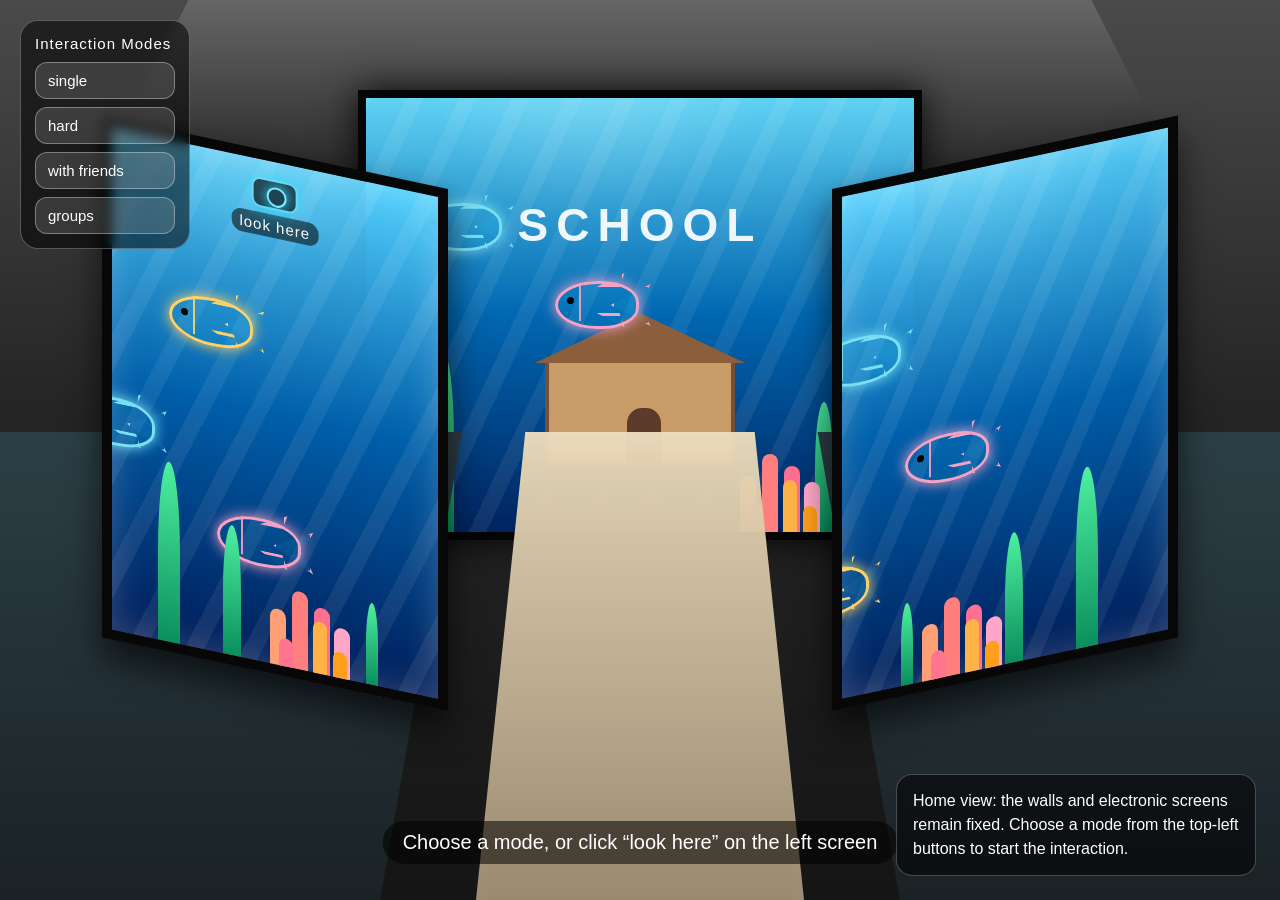
<file: index.html>
<!DOCTYPE html>
<html lang="en">
<head>
<meta charset="UTF-8" />
<meta name="viewport" content="width=device-width, initial-scale=1.0" />
<title>Interactive Ocean Walkway</title>

<style>
  * {
    box-sizing: border-box;
  }

  body {
    margin: 0;
    overflow: hidden;
    font-family: Arial, sans-serif;
    background: #111;
  }

  .hidden {
    display: none;
  }

  .scene {
    position: relative;
    width: 100vw;
    height: 100vh;
    overflow: hidden;
    background:
      linear-gradient(to bottom, #4a4a4a 0%, #252525 45%, #151515 100%);
  }

  .ceiling {
    position: absolute;
    top: 0;
    left: 8%;
    width: 84%;
    height: 19%;
    background: linear-gradient(to bottom, #666, #2b2b2b);
    clip-path: polygon(8% 0, 92% 0, 100% 100%, 0 100%);
    z-index: 1;
  }

  .back-wall {
    position: absolute;
    top: 10%;
    left: 28%;
    width: 44%;
    height: 50%;
    background: #111;
    border: 8px solid #050505;
    box-shadow: 0 0 35px rgba(0, 0, 0, 0.85);
    z-index: 2;
    overflow: hidden;
  }

  .front-screen {
    position: absolute;
    inset: 0;
    overflow: hidden;
    background:
      linear-gradient(to bottom, rgba(100, 220, 255, 0.95), rgba(0, 105, 180, 0.98), rgba(0, 35, 95, 1));
  }

  .front-screen::before,
  .side-screen::before,
  .single-screen::before {
    content: "";
    position: absolute;
    inset: -30%;
    background:
      radial-gradient(circle at 45% 12%, rgba(255,255,255,0.35), transparent 22%),
      repeating-linear-gradient(
        115deg,
        rgba(255,255,255,0.13) 0px,
        rgba(255,255,255,0.13) 16px,
        transparent 16px,
        transparent 48px
      );
    animation: waterLight 9s linear infinite;
    opacity: 0.55;
  }

  @keyframes waterLight {
    from {
      transform: translate(-30px, -20px) rotate(0deg);
    }
    to {
      transform: translate(35px, 35px) rotate(8deg);
    }
  }

  .school-text {
    position: absolute;
    top: 23%;
    left: 50%;
    transform: translateX(-50%);
    font-size: 46px;
    letter-spacing: 8px;
    color: rgba(255,255,255,0.92);
    font-weight: bold;
    z-index: 4;
  }

  .school-building {
    position: absolute;
    bottom: 15%;
    left: 50%;
    transform: translateX(-50%);
    width: 190px;
    height: 110px;
    background: #c99b66;
    border: 4px solid #72503b;
    z-index: 4;
    border-radius: 4px;
  }

  .school-building::before {
    content: "";
    position: absolute;
    left: 50%;
    top: -48px;
    transform: translateX(-50%);
    width: 0;
    height: 0;
    border-left: 105px solid transparent;
    border-right: 105px solid transparent;
    border-bottom: 50px solid #8b5e3c;
  }

  .school-building::after {
    content: "";
    position: absolute;
    left: 78px;
    bottom: 0;
    width: 34px;
    height: 55px;
    background: #5c3b2a;
    border-radius: 15px 15px 0 0;
  }

  .side-floor-left,
  .side-floor-right {
    position: absolute;
    top: 48%;
    height: 68%;
    background: linear-gradient(to bottom, #2c3f46, #15191b);
    z-index: 3;
  }

  .side-floor-left {
    left: 0;
    width: 42%;
    clip-path: polygon(0 0, 86% 0, 66% 100%, 0 100%);
  }

  .side-floor-right {
    right: 0;
    width: 42%;
    clip-path: polygon(14% 0, 100% 0, 100% 100%, 34% 100%);
  }

  .path {
    position: absolute;
    left: 36%;
    top: 48%;
    width: 28%;
    height: 68%;
    background:
      linear-gradient(to bottom, rgba(235, 218, 185, 0.96), rgba(135, 119, 95, 0.96));
    clip-path: polygon(18% 0, 82% 0, 100% 100%, 0 100%);
    z-index: 5;
    box-shadow:
      inset 0 0 35px rgba(255,255,255,0.18),
      0 0 25px rgba(0,0,0,0.62);
  }

  .side-screen {
    position: absolute;
    top: 21%;
    width: 27%;
    height: 58%;
    background:
      linear-gradient(to bottom, rgba(85,210,255,0.95), rgba(0,95,170,1), rgba(0,30,90,1));
    border: 10px solid #070707;
    overflow: hidden;
    z-index: 6;
    box-shadow:
      inset 0 0 35px rgba(255,255,255,0.22),
      0 18px 35px rgba(0,0,0,0.65);
  }

  .left-screen {
    left: 8%;
    transform: skewY(12deg);
    transform-origin: right center;
  }

  .right-screen {
    right: 8%;
    transform: skewY(-12deg);
    transform-origin: left center;
  }

  .camera-hotspot {
    position: absolute;
    top: 18px;
    left: 50%;
    transform: translateX(-50%);
    z-index: 20;
    color: white;
    text-align: center;
    cursor: pointer;
    user-select: none;
  }

  .camera-icon {
    width: 46px;
    height: 30px;
    margin: 0 auto 5px;
    border-radius: 9px;
    background: rgba(0,0,0,0.65);
    border: 2px solid rgba(120,230,255,0.9);
    box-shadow: 0 0 15px rgba(60,220,255,0.9);
    position: relative;
  }

  .camera-icon::before {
    content: "";
    position: absolute;
    left: 13px;
    top: 5px;
    width: 16px;
    height: 16px;
    border-radius: 50%;
    border: 2px solid #7ee9ff;
    box-shadow: 0 0 12px #36dfff;
  }

  .camera-label {
    font-size: 15px;
    letter-spacing: 1px;
    background: rgba(0,0,0,0.55);
    padding: 3px 8px;
    border-radius: 10px;
  }

  .seaweed {
    position: absolute;
    bottom: 0;
    width: 18px;
    height: 130px;
    background: linear-gradient(#4df0a0, #0b8f5d);
    border-radius: 60% 60% 0 0;
    transform-origin: bottom;
    animation: seaweedMove 3.2s ease-in-out infinite alternate;
    z-index: 5;
  }

  .seaweed.small {
    height: 82px;
    width: 12px;
  }

  .seaweed.tall {
    height: 180px;
    width: 22px;
  }

  @keyframes seaweedMove {
    from {
      transform: rotate(-7deg);
    }
    to {
      transform: rotate(9deg);
    }
  }

  .coral {
    position: absolute;
    bottom: 0;
    width: 90px;
    height: 80px;
    z-index: 5;
  }

  .coral::before,
  .coral::after {
    content: "";
    position: absolute;
    bottom: 0;
    border-radius: 25px 25px 0 0;
  }

  .coral::before {
    left: 24px;
    width: 16px;
    height: 78px;
    background: #ff7f7f;
    box-shadow:
      -22px 22px 0 #ff9f75,
      22px 12px 0 #ff6f91,
      42px 28px 0 #ffa6c9;
  }

  .coral::after {
    left: 45px;
    width: 14px;
    height: 52px;
    background: #ffb347;
    box-shadow:
      -34px 24px 0 #ff758f,
      20px 26px 0 #ff9f1c;
  }

  .screen-fish {
    --fishColor: #7bdff2;
    position: absolute;
    width: 120px;
    height: 70px;
    z-index: 5;
    animation: screenFishSwim 12s linear infinite;
  }

  .screen-fish::before {
    content: "";
    position: absolute;
    left: 24px;
    top: 18px;
    width: 78px;
    height: 42px;
    border: 3px solid var(--fishColor);
    border-radius: 55% 48% 48% 55%;
    background: rgba(35, 215, 255, 0.08);
    box-shadow: 0 0 14px var(--fishColor);
  }

  .screen-fish::after {
    content: "";
    position: absolute;
    right: 0;
    top: 21px;
    width: 34px;
    height: 36px;
    border: 3px solid var(--fishColor);
    clip-path: polygon(0 50%, 100% 0, 72% 50%, 100% 100%);
    background: rgba(35, 215, 255, 0.06);
    box-shadow: 0 0 14px var(--fishColor);
  }

  .fish-head-line {
    position: absolute;
    left: 48px;
    top: 20px;
    width: 2px;
    height: 38px;
    background: var(--fishColor);
    opacity: 0.9;
    z-index: 8;
  }

  .screen-fish .eye {
    position: absolute;
    left: 36px;
    top: 34px;
    width: 7px;
    height: 7px;
    background: #000;
    border-radius: 50%;
    z-index: 9;
  }

  .fish-fin {
    position: absolute;
    width: 28px;
    height: 20px;
    border: 3px solid var(--fishColor);
    background: rgba(35, 215, 255, 0.05);
    box-shadow: 0 0 10px var(--fishColor);
    z-index: 6;
  }

  .top-fin {
    left: 66px;
    top: 4px;
    clip-path: polygon(0 100%, 100% 30%, 82% 100%);
  }

  .bottom-fin {
    left: 66px;
    bottom: 0;
    clip-path: polygon(0 0, 82% 0, 100% 70%);
  }

  .screen-fish.blue {
    --fishColor: #7bdff2;
    animation-duration: 13s;
  }

  .screen-fish.pink {
    --fishColor: #f7a1c4;
    animation-duration: 10s;
  }

  .screen-fish.yellow {
    --fishColor: #ffd166;
  }

  @keyframes screenFishSwim {
    from {
      transform: translateX(-150px);
    }
    to {
      transform: translateX(650px);
    }
  }

  .bubble {
    position: absolute;
    bottom: -30px;
    width: 14px;
    height: 14px;
    border: 2px solid rgba(255,255,255,0.8);
    border-radius: 50%;
    z-index: 6;
    animation: bubbleUp 6.5s linear infinite;
  }

  .bubble.small {
    width: 8px;
    height: 8px;
    animation-duration: 5s;
  }

  .bubble.large {
    width: 22px;
    height: 22px;
    animation-duration: 7.5s;
  }

  @keyframes bubbleUp {
    0% {
      transform: translateY(0) translateX(0);
      opacity: 0;
    }
    15% {
      opacity: 0.85;
    }
    100% {
      transform: translateY(-520px) translateX(35px);
      opacity: 0;
    }
  }

  .mode-panel {
    position: absolute;
    top: 20px;
    left: 20px;
    z-index: 60;
    background: rgba(0,0,0,0.55);
    border: 1px solid rgba(255,255,255,0.28);
    border-radius: 18px;
    padding: 14px;
    backdrop-filter: blur(6px);
  }

  .mode-title {
    color: white;
    font-size: 15px;
    margin-bottom: 10px;
    letter-spacing: 1px;
  }

  .mode-buttons {
    display: flex;
    flex-direction: column;
    gap: 8px;
  }

  .mode-buttons button,
  .back-button,
  .thumb-button {
    padding: 9px 12px;
    border: 1px solid rgba(255,255,255,0.35);
    border-radius: 12px;
    background: rgba(255,255,255,0.14);
    color: white;
    font-size: 15px;
    cursor: pointer;
    transition: 0.2s ease;
  }

  .mode-buttons button {
    width: 140px;
    text-align: left;
  }

  .mode-buttons button:hover,
  .mode-buttons button.active,
  .back-button:hover,
  .thumb-button:hover {
    background: rgba(57, 210, 255, 0.75);
    color: #062d3a;
    font-weight: bold;
  }

  .hint {
    position: absolute;
    left: 50%;
    bottom: 4%;
    transform: translateX(-50%);
    padding: 10px 20px;
    border-radius: 22px;
    background: rgba(0,0,0,0.55);
    color: white;
    font-size: 20px;
    z-index: 50;
  }

  .person {
    position: absolute;
    width: 38px;
    height: 76px;
    z-index: 30;
    transition:
      left 0.9s ease,
      bottom 0.9s ease,
      transform 0.35s ease,
      opacity 0.45s ease;
    opacity: 1;
    filter: drop-shadow(0 8px 7px rgba(0,0,0,0.38));
  }

  .person.hidden-person {
    opacity: 0;
  }

  .person .head {
    position: absolute;
    top: 0;
    left: 8px;
    width: 22px;
    height: 22px;
    border-radius: 50%;
    background: #f2c8a0;
    border: 2px solid rgba(95,55,35,0.35);
  }

  .person .body {
    position: absolute;
    top: 24px;
    left: 12px;
    width: 14px;
    height: 28px;
    background: #ffffff;
    border-radius: 10px;
  }

  .person .leg {
    position: absolute;
    top: 49px;
    width: 8px;
    height: 28px;
    background: #f2c8a0;
    border-radius: 8px;
    transform-origin: top;
  }

  .person .leg.left {
    left: 11px;
  }

  .person .leg.right {
    right: 11px;
  }

  .person.step-a .leg.left {
    transform: rotate(22deg);
  }

  .person.step-a .leg.right {
    transform: rotate(-14deg);
  }

  .person.step-b .leg.left {
    transform: rotate(-14deg);
  }

  .person.step-b .leg.right {
    transform: rotate(22deg);
  }

  .ripple {
    position: absolute;
    border-radius: 50%;
    width: 28px;
    height: 28px;
    pointer-events: none;
    transform: translate(-50%, -50%);
    animation: rippleEffect var(--duration) ease-out forwards;
    z-index: 22;
    border: var(--stroke) solid rgba(65, 220, 255, var(--alpha));
    box-shadow: 0 0 18px rgba(65,220,255,0.25);
  }

  @keyframes rippleEffect {
    from {
      width: 28px;
      height: 28px;
      opacity: 1;
    }
    to {
      width: var(--size);
      height: var(--size);
      opacity: 0;
    }
  }

  .sound {
    position: absolute;
    font-size: 24px;
    opacity: 0;
    z-index: 45;
    color: #b8f3ff;
    animation: soundPop 1.4s ease-out forwards;
    pointer-events: none;
    text-shadow: 0 0 8px rgba(0,0,0,0.7);
  }

  @keyframes soundPop {
    0% {
      opacity: 0;
      transform: scale(0.6);
    }
    40% {
      opacity: 1;
      transform: scale(1.18);
    }
    100% {
      opacity: 0;
      transform: scale(1);
    }
  }

  .mode-description {
    position: absolute;
    right: 24px;
    bottom: 24px;
    width: 360px;
    padding: 14px 16px;
    border-radius: 16px;
    background: rgba(0,0,0,0.55);
    color: white;
    z-index: 55;
    font-size: 16px;
    line-height: 1.5;
    border: 1px solid rgba(255,255,255,0.25);
  }

  .camera-view {
    position: relative;
    width: 100vw;
    height: 100vh;
    overflow: hidden;
    background:
      radial-gradient(circle at center, rgba(0, 60, 90, 0.35), transparent 45%),
      linear-gradient(to bottom, #171f24, #07090b);
  }

  .camera-wall {
    position: absolute;
    inset: 0;
    background:
      linear-gradient(90deg, rgba(255,255,255,0.05) 1px, transparent 1px),
      linear-gradient(rgba(255,255,255,0.05) 1px, transparent 1px),
      #1b252a;
    background-size: 260px 260px;
  }

  .single-screen {
    position: absolute;
    left: 10%;
    top: 10%;
    width: 80%;
    height: 54%;
    border: 8px solid #050505;
    border-radius: 6px;
    background:
      linear-gradient(to bottom, rgba(0, 155, 255, 0.92), rgba(0, 62, 140, 0.98), rgba(0, 18, 55, 1));
    box-shadow:
      0 0 35px rgba(0, 200, 255, 0.35),
      inset 0 0 40px rgba(255,255,255,0.2);
    overflow: hidden;
    transform: perspective(900px) rotateY(5deg);
    transform-origin: right center;
  }

  .camera-view-title {
    position: absolute;
    top: 22px;
    left: 24px;
    z-index: 40;
    color: white;
    font-size: 18px;
    letter-spacing: 1px;
    background: rgba(0,0,0,0.55);
    padding: 10px 14px;
    border-radius: 14px;
  }

  .back-button {
    position: absolute;
    top: 22px;
    right: 24px;
    z-index: 50;
  }

  .thumb-button {
    position: absolute;
    top: 74px;
    right: 24px;
    z-index: 50;
  }

  .camera-flash {
    position: absolute;
    inset: 0;
    background: white;
    opacity: 0;
    pointer-events: none;
    z-index: 80;
  }

  .camera-flash.flash-active {
    animation: flashEffect 0.75s ease-out;
  }

  @keyframes flashEffect {
    0% { opacity: 0; }
    18% { opacity: 0.95; }
    100% { opacity: 0; }
  }

  .capture-note {
    position: absolute;
    left: 50%;
    top: 68%;
    transform: translateX(-50%);
    z-index: 70;
    color: white;
    background: rgba(0,0,0,0.65);
    border: 1px solid rgba(255,255,255,0.25);
    padding: 10px 18px;
    border-radius: 18px;
    font-size: 18px;
    opacity: 0;
  }

  .capture-note.show {
    animation: noteShow 2.2s ease-out forwards;
  }

  @keyframes noteShow {
    0% {
      opacity: 0;
      transform: translateX(-50%) translateY(12px);
    }
    25% {
      opacity: 1;
      transform: translateX(-50%) translateY(0);
    }
    100% {
      opacity: 0;
      transform: translateX(-50%) translateY(0);
    }
  }

  .viewer {
    position: absolute;
    bottom: 0;
    width: 210px;
    height: 330px;
    z-index: 20;
    filter: drop-shadow(0 10px 14px rgba(0,0,0,0.55));
  }

  .viewer-left {
    left: 22%;
  }

  .viewer-right {
    right: 22%;
  }

  .viewer .viewer-head {
    position: absolute;
    top: 35px;
    left: 58px;
    width: 92px;
    height: 105px;
    background: #d9b18d;
    border-radius: 48% 48% 44% 44%;
  }

  .viewer .hair {
    position: absolute;
    top: 20px;
    left: 45px;
    width: 120px;
    height: 85px;
    background: #1a1a1a;
    border-radius: 55% 55% 30% 30%;
    z-index: 3;
  }

  .viewer-left .hair {
    background: #e9d4a3;
  }

  .viewer .body-shape {
    position: absolute;
    bottom: 0;
    left: 25px;
    width: 160px;
    height: 190px;
    background: #f1f1f1;
    border-radius: 80px 80px 0 0;
  }

  .viewer-left .body-shape {
    background: #101010;
  }

  .viewer-face {
    position: absolute;
    top: 84px;
    left: 70px;
    width: 70px;
    height: 22px;
    z-index: 4;
  }

  .viewer-face::before,
  .viewer-face::after {
    content: "";
    position: absolute;
    top: 4px;
    width: 7px;
    height: 7px;
    background: #111;
    border-radius: 50%;
  }

  .viewer-face::before {
    left: 10px;
  }

  .viewer-face::after {
    right: 10px;
  }

  .thumb-arm {
    position: absolute;
    width: 50px;
    height: 90px;
    border-radius: 30px;
    background: #d9b18d;
    z-index: 24;
    opacity: 0;
    transform-origin: bottom center;
  }

  .viewer-left .thumb-arm {
    right: 10px;
    bottom: 115px;
  }

  .viewer-right .thumb-arm {
    left: 10px;
    bottom: 115px;
  }

  .thumb-arm::before {
    content: "👍";
    position: absolute;
    top: -42px;
    left: -4px;
    font-size: 44px;
  }

  .viewer.thumb-up .thumb-arm {
    animation: thumbUp 0.9s ease-out forwards;
  }

  @keyframes thumbUp {
    from {
      opacity: 0;
      transform: rotate(0deg) translateY(60px);
    }
    to {
      opacity: 1;
      transform: rotate(-20deg) translateY(0);
    }
  }

  .capture-fish {
    position: absolute;
    width: 430px;
    height: 220px;
    z-index: 12;
    opacity: 0;
    --bigFishColor: #23d7ff;
  }

  .capture-fish::before {
    content: "";
    position: absolute;
    left: 90px;
    top: 60px;
    width: 245px;
    height: 115px;
    border: 5px solid var(--bigFishColor);
    border-radius: 48% 58% 58% 48%;
    background: rgba(35, 215, 255, 0.08);
    box-shadow:
      0 0 28px var(--bigFishColor),
      inset 0 0 24px rgba(35, 215, 255, 0.35);
  }

  .capture-fish::after {
    content: "";
    position: absolute;
    left: 12px;
    top: 72px;
    width: 82px;
    height: 90px;
    border: 5px solid var(--bigFishColor);
    clip-path: polygon(100% 50%, 0 0, 28% 50%, 0 100%);
    background: rgba(35, 215, 255, 0.06);
    box-shadow: 0 0 26px var(--bigFishColor);
  }

  .big-fish-line {
    position: absolute;
    left: 280px;
    top: 66px;
    width: 3px;
    height: 102px;
    background: var(--bigFishColor);
    opacity: 0.9;
    z-index: 16;
  }

  .big-fish-eye {
    position: absolute;
    left: 306px;
    top: 110px;
    width: 12px;
    height: 12px;
    background: #000;
    border-radius: 50%;
    z-index: 17;
  }

  .big-top-fin {
    position: absolute;
    left: 195px;
    top: 26px;
    width: 58px;
    height: 42px;
    border: 5px solid var(--bigFishColor);
    clip-path: polygon(0 100%, 100% 20%, 82% 100%);
    background: rgba(35, 215, 255, 0.05);
    box-shadow: 0 0 18px var(--bigFishColor);
    z-index: 15;
  }

  .big-bottom-fin {
    position: absolute;
    left: 195px;
    top: 168px;
    width: 58px;
    height: 42px;
    border: 5px solid var(--bigFishColor);
    clip-path: polygon(0 0, 82% 0, 100% 80%);
    background: rgba(35, 215, 255, 0.05);
    box-shadow: 0 0 18px var(--bigFishColor);
    z-index: 15;
  }

  .capture-fish-left {
    left: -460px;
    top: 35%;
  }

  .capture-fish-right {
    left: calc(100% + 80px);
    top: 35%;
  }

  .capture-fish.swim-to-left {
    animation: swimFromLeft 3.6s ease-in-out forwards;
  }

  .capture-fish.swim-to-right {
    animation: swimFromRight 3.6s ease-in-out forwards;
  }

  @keyframes swimFromLeft {
    0% {
      left: -460px;
      top: 35%;
      opacity: 0;
      transform: scale(0.86) rotate(-3deg);
    }
    20% {
      opacity: 1;
    }
    72% {
      left: 16%;
      top: 35%;
      transform: scale(1) rotate(2deg);
    }
    100% {
      left: 19%;
      top: 35%;
      opacity: 1;
      transform: scale(1.03) rotate(0deg);
    }
  }

  @keyframes swimFromRight {
    0% {
      left: calc(100% + 80px);
      top: 35%;
      opacity: 0;
      transform: scaleX(-1) scale(0.86) rotate(3deg);
    }
    20% {
      opacity: 1;
    }
    72% {
      left: 54%;
      top: 35%;
      transform: scaleX(-1) scale(1) rotate(-2deg);
    }
    100% {
      left: 51%;
      top: 35%;
      opacity: 1;
      transform: scaleX(-1) scale(1.03) rotate(0deg);
    }
  }

  .fish-avatar {
    position: absolute;
    left: 178px;
    top: 82px;
    width: 72px;
    height: 72px;
    border-radius: 50%;
    z-index: 20;
    opacity: 0;
    transform: scale(0.4);
    transition: 0.6s ease;
  }

  .capture-fish.show-avatar .fish-avatar {
    opacity: 1;
    transform: scale(1);
  }

  .black-smile {
    background: #050505;
    border: 3px solid rgba(255,255,255,0.75);
  }

  .white-smile {
    background: #f7f7f7;
    border: 3px solid rgba(0,0,0,0.65);
  }

  .fish-avatar::before,
  .fish-avatar::after {
    content: "";
    position: absolute;
    top: 24px;
    width: 7px;
    height: 7px;
    border-radius: 50%;
  }

  .black-smile::before,
  .black-smile::after {
    background: white;
  }

  .white-smile::before,
  .white-smile::after {
    background: black;
  }

  .fish-avatar::before {
    left: 22px;
  }

  .fish-avatar::after {
    right: 22px;
  }

  .smile-mouth {
    position: absolute;
    left: 21px;
    top: 38px;
    width: 30px;
    height: 15px;
    border-bottom: 4px solid currentColor;
    border-radius: 0 0 30px 30px;
  }

  .black-smile .smile-mouth {
    color: white;
  }

  .white-smile .smile-mouth {
    color: black;
  }

  .capture-bubble {
    position: absolute;
    border: 2px solid rgba(100,220,255,0.9);
    border-radius: 50%;
    box-shadow: 0 0 12px rgba(100,220,255,0.7);
    animation: cameraBubble 6s linear infinite;
    z-index: 5;
  }

  @keyframes cameraBubble {
    from {
      transform: translateY(120px);
      opacity: 0;
    }
    20% {
      opacity: 1;
    }
    to {
      transform: translateY(-320px);
      opacity: 0;
    }
  }
</style>
</head>

<body>

  <div class="scene" id="mainScene">
    <div class="ceiling"></div>

    <div class="back-wall">
      <div class="front-screen">
        <div class="school-text">SCHOOL</div>
        <div class="school-building"></div>

        <div class="screen-fish blue" style="top: 20%; left: 5%;">
          <div class="fish-head-line"></div>
          <div class="fish-fin top-fin"></div>
          <div class="fish-fin bottom-fin"></div>
          <div class="eye"></div>
        </div>

        <div class="screen-fish pink" style="top: 38%; left: 30%;">
          <div class="fish-head-line"></div>
          <div class="fish-fin top-fin"></div>
          <div class="fish-fin bottom-fin"></div>
          <div class="eye"></div>
        </div>

        <div class="seaweed tall" style="left: 12%;"></div>
        <div class="seaweed" style="left: 82%;"></div>
        <div class="coral" style="left: 68%;"></div>
        <div class="bubble large" style="left: 26%; animation-delay: 0.7s;"></div>
        <div class="bubble small" style="left: 74%; animation-delay: 1.4s;"></div>
      </div>
    </div>

    <div class="side-floor-left"></div>
    <div class="side-floor-right"></div>

    <div class="side-screen left-screen">
      <div class="camera-hotspot" id="cameraHotspot">
        <div class="camera-icon"></div>
        <div class="camera-label">look here</div>
      </div>

      <div class="screen-fish yellow" style="top: 26%; left: 10%;">
        <div class="fish-head-line"></div>
        <div class="fish-fin top-fin"></div>
        <div class="fish-fin bottom-fin"></div>
        <div class="eye"></div>
      </div>

      <div class="screen-fish blue" style="top: 50%; left: -20%;">
        <div class="fish-head-line"></div>
        <div class="fish-fin top-fin"></div>
        <div class="fish-fin bottom-fin"></div>
        <div class="eye"></div>
      </div>

      <div class="screen-fish pink" style="top: 68%; left: 25%;">
        <div class="fish-head-line"></div>
        <div class="fish-fin top-fin"></div>
        <div class="fish-fin bottom-fin"></div>
        <div class="eye"></div>
      </div>

      <div class="seaweed tall" style="left: 14%;"></div>
      <div class="seaweed" style="left: 34%;"></div>
      <div class="seaweed small" style="left: 78%;"></div>
      <div class="coral" style="left: 48%;"></div>
      <div class="bubble small" style="left: 22%; animation-delay: 0s;"></div>
      <div class="bubble" style="left: 55%; animation-delay: 1.3s;"></div>
      <div class="bubble large" style="left: 80%; animation-delay: 2.4s;"></div>
    </div>

    <div class="side-screen right-screen">
      <div class="screen-fish blue" style="top: 25%; left: -15%;">
        <div class="fish-head-line"></div>
        <div class="fish-fin top-fin"></div>
        <div class="fish-fin bottom-fin"></div>
        <div class="eye"></div>
      </div>

      <div class="screen-fish pink" style="top: 48%; left: 12%;">
        <div class="fish-head-line"></div>
        <div class="fish-fin top-fin"></div>
        <div class="fish-fin bottom-fin"></div>
        <div class="eye"></div>
      </div>

      <div class="screen-fish yellow" style="top: 70%; left: -25%;">
        <div class="fish-head-line"></div>
        <div class="fish-fin top-fin"></div>
        <div class="fish-fin bottom-fin"></div>
        <div class="eye"></div>
      </div>

      <div class="seaweed tall" style="left: 72%;"></div>
      <div class="seaweed" style="left: 50%;"></div>
      <div class="seaweed small" style="left: 18%;"></div>
      <div class="coral" style="left: 24%;"></div>
      <div class="bubble small" style="left: 28%; animation-delay: 0.5s;"></div>
      <div class="bubble" style="left: 58%; animation-delay: 1.7s;"></div>
      <div class="bubble large" style="left: 84%; animation-delay: 2.8s;"></div>
    </div>

    <div class="path"></div>

    <div class="mode-panel">
      <div class="mode-title">Interaction Modes</div>
      <div class="mode-buttons">
        <button data-mode="single">single</button>
        <button data-mode="hard">hard</button>
        <button data-mode="friends">with friends</button>
        <button data-mode="groups">groups</button>
      </div>
    </div>

    <div id="peopleLayer"></div>

    <div class="hint" id="hint">Choose a mode, or click “look here” on the left screen</div>

    <div class="mode-description" id="modeDescription">
      Home view: the walls and electronic screens remain fixed. Choose a mode from the top-left buttons to start the interaction.
    </div>
  </div>

  <div class="camera-view hidden" id="cameraView">
    <div class="camera-wall"></div>

    <div class="camera-view-title">
      Camera View: Single Electronic Screen
    </div>

    <button class="back-button" id="backButton">Back to Walkway</button>
    <button class="thumb-button" id="thumbButton">👍 Raise Thumbs</button>

    <div class="single-screen" id="singleScreen">
      <div class="capture-fish capture-fish-left" id="captureFishLeft">
        <div class="big-fish-line"></div>
        <div class="big-fish-eye"></div>
        <div class="big-top-fin"></div>
        <div class="big-bottom-fin"></div>
        <div class="fish-avatar black-smile">
          <div class="smile-mouth"></div>
        </div>
      </div>

      <div class="capture-fish capture-fish-right" id="captureFishRight">
        <div class="big-fish-line"></div>
        <div class="big-fish-eye"></div>
        <div class="big-top-fin"></div>
        <div class="big-bottom-fin"></div>
        <div class="fish-avatar white-smile">
          <div class="smile-mouth"></div>
        </div>
      </div>

      <div class="capture-bubble" style="left: 48%; bottom: 20%; width: 16px; height: 16px; animation-delay: 0s;"></div>
      <div class="capture-bubble" style="left: 52%; bottom: 18%; width: 26px; height: 26px; animation-delay: 1s;"></div>
      <div class="capture-bubble" style="left: 45%; bottom: 22%; width: 10px; height: 10px; animation-delay: 2s;"></div>
      <div class="capture-bubble" style="left: 56%; bottom: 15%; width: 18px; height: 18px; animation-delay: 3s;"></div>
    </div>

    <div class="viewer viewer-left" id="viewerLeft">
      <div class="thumb-arm"></div>
      <div class="hair"></div>
      <div class="viewer-head"></div>
      <div class="viewer-face"></div>
      <div class="body-shape"></div>
    </div>

    <div class="viewer viewer-right" id="viewerRight">
      <div class="thumb-arm"></div>
      <div class="hair"></div>
      <div class="viewer-head"></div>
      <div class="viewer-face"></div>
      <div class="body-shape"></div>
    </div>

    <div class="capture-note" id="captureNote">
      Captured! Two fish swim from both sides and meet in front of you.
    </div>

    <div class="camera-flash" id="cameraFlash"></div>
  </div>

<script>
  const mainScene = document.getElementById("mainScene");
  const cameraView = document.getElementById("cameraView");
  const cameraHotspot = document.getElementById("cameraHotspot");
  const backButton = document.getElementById("backButton");
  const thumbButton = document.getElementById("thumbButton");

  const cameraFlash = document.getElementById("cameraFlash");
  const captureFishLeft = document.getElementById("captureFishLeft");
  const captureFishRight = document.getElementById("captureFishRight");
  const viewerLeft = document.getElementById("viewerLeft");
  const viewerRight = document.getElementById("viewerRight");
  const captureNote = document.getElementById("captureNote");

  const peopleLayer = document.getElementById("peopleLayer");
  const hint = document.getElementById("hint");
  const modeDescription = document.getElementById("modeDescription");
  const buttons = document.querySelectorAll(".mode-buttons button");

  let isRunning = false;
  let runningTimers = [];

  const pathPoints = [
    { left: 50, bottom: 8 },
    { left: 50, bottom: 15 },
    { left: 50, bottom: 22 },
    { left: 50, bottom: 29 },
    { left: 50, bottom: 36 },
    { left: 50, bottom: 43 },
    { left: 50, bottom: 50 },
    { left: 50, bottom: 57 },
    { left: 50, bottom: 62 }
  ];

  const modeSettings = {
    single: {
      people: 1,
      offsets: [0],
      appearDelays: [0],
      rippleCount: 1,
      rippleSize: 260,
      rippleDuration: 2600,
      rippleGap: 0,
      rippleAlpha: 0.42,
      rippleStroke: 3,
      stepTime: 1100,
      soundPower: 0.08,
      description: "single: One person walks from the entrance to the end. A soft, shallow ripple appears under each step."
    },

    hard: {
      people: 1,
      offsets: [0],
      appearDelays: [0],
      rippleCount: 4,
      rippleSize: 660,
      rippleDuration: 3600,
      rippleGap: 260,
      rippleAlpha: 0.76,
      rippleStroke: 4,
      stepTime: 1250,
      soundPower: 0.16,
      description: "hard: One person walks from the entrance to the end. Each step creates larger, stronger, and denser ripples."
    },

    friends: {
      people: 2,
      offsets: [-2.5, 2.5],
      appearDelays: [0, 1500],
      rippleCount: 2,
      rippleSize: 430,
      rippleDuration: 3100,
      rippleGap: 300,
      rippleAlpha: 0.62,
      rippleStroke: 3,
      stepTime: 1200,
      soundPower: 0.11,
      description: "with friends: The interaction starts with one person, then becomes two people walking together. Ripples appear under both users."
    },

    groups: {
      people: 5,
      offsets: [-5, -2.5, 0, 2.5, 5],
      appearDelays: [0, 1000, 1700, 2400, 3100],
      rippleCount: 2,
      rippleSize: 500,
      rippleDuration: 3300,
      rippleGap: 320,
      rippleAlpha: 0.68,
      rippleStroke: 3,
      stepTime: 1180,
      soundPower: 0.12,
      description: "groups: One person gradually becomes a group. Multiple ripples appear at the same time to show shared interaction."
    }
  };

  buttons.forEach(button => {
    button.addEventListener("click", () => {
      const mode = button.dataset.mode;
      startMode(mode);

      buttons.forEach(btn => btn.classList.remove("active"));
      button.classList.add("active");
    });
  });

  cameraHotspot.addEventListener("click", () => {
    clearAll();
    resetCaptureView();
    mainScene.classList.add("hidden");
    cameraView.classList.remove("hidden");
    playRippleSound(0.13, 1.1);
  });

  backButton.addEventListener("click", () => {
    cameraView.classList.add("hidden");
    mainScene.classList.remove("hidden");
    hint.textContent = "Choose a mode, or click “look here” on the left screen";
  });

  thumbButton.addEventListener("click", () => {
    startCaptureSequence();
  });

  function startCaptureSequence() {
    resetCaptureView();

    viewerLeft.classList.add("thumb-up");
    viewerRight.classList.add("thumb-up");

    setTimeout(() => {
      cameraFlash.classList.add("flash-active");
      playCameraFlashSound();
    }, 850);

    setTimeout(() => {
      cameraFlash.classList.remove("flash-active");
    }, 1700);

    setTimeout(() => {
      captureFishLeft.classList.add("swim-to-left");
      captureFishRight.classList.add("swim-to-right");
      playRippleSound(0.15, 1.6);
    }, 1300);

    setTimeout(() => {
      captureFishLeft.classList.add("show-avatar");
      captureFishRight.classList.add("show-avatar");
      captureNote.classList.add("show");
      playRippleSound(0.1, 1.2);
    }, 5000);
  }

  function resetCaptureView() {
    viewerLeft.classList.remove("thumb-up");
    viewerRight.classList.remove("thumb-up");

    captureFishLeft.classList.remove("swim-to-left", "show-avatar");
    captureFishRight.classList.remove("swim-to-right", "show-avatar");

    captureNote.classList.remove("show");
    cameraFlash.classList.remove("flash-active");

    void captureFishLeft.offsetWidth;
    void captureFishRight.offsetWidth;
  }

  function startMode(mode) {
    clearAll();

    const config = modeSettings[mode];

    isRunning = true;
    hint.textContent = "Animation running...";
    modeDescription.textContent = config.description;

    for (let i = 0; i < config.people; i++) {
      const person = createPerson(i);
      person.classList.add("hidden-person");
      peopleLayer.appendChild(person);

      setPersonPosition(person, pathPoints[0], config.offsets[i], 0);

      const timer = setTimeout(() => {
        person.classList.remove("hidden-person");
        walkPerson(person, config, config.offsets[i]);
      }, config.appearDelays[i]);

      runningTimers.push(timer);
    }

    const totalTime =
      config.appearDelays[config.appearDelays.length - 1] +
      pathPoints.length * config.stepTime + 2200;

    const endTimer = setTimeout(() => {
      isRunning = false;
      hint.textContent = "Choose another mode to replay";
    }, totalTime);

    runningTimers.push(endTimer);
  }

  function createPerson(index) {
    const person = document.createElement("div");
    person.className = "person";
    person.innerHTML = `
      <div class="head"></div>
      <div class="body"></div>
      <div class="leg left"></div>
      <div class="leg right"></div>
    `;

    const colors = ["#ffffff", "#b8f3ff", "#ffd166", "#f7a1c4", "#b5ead7"];
    person.querySelector(".body").style.background = colors[index] || "#ffffff";

    return person;
  }

  async function walkPerson(person, config, offset) {
    for (let i = 1; i < pathPoints.length; i++) {
      if (!isRunning) return;

      const point = pathPoints[i];
      const progress = i / (pathPoints.length - 1);

      setPersonPosition(person, point, offset, progress);

      person.classList.remove("step-a", "step-b");
      person.classList.add(i % 2 === 0 ? "step-a" : "step-b");

      await wait(config.stepTime);

      const rect = person.getBoundingClientRect();
      const rippleX = rect.left + rect.width / 2;
      const rippleY = rect.top + rect.height * 0.92;

      createRipples(rippleX, rippleY, config);
      createSoundText(rippleX, rippleY, config);
      playFlowingWaterSound(config.soundPower, config.rippleCount >= 4 ? 1.8 : 1.4);
    }

    person.classList.remove("step-a", "step-b");
  }

  function setPersonPosition(person, point, offset, progress) {
    const perspectiveOffset = offset * (1 - progress * 0.65);
    const scale = 1 - progress * 0.42;

    person.style.left = point.left + perspectiveOffset + "%";
    person.style.bottom = point.bottom + "%";
    person.style.transform = `translateX(-50%) scale(${scale})`;
  }

  function createRipples(x, y, config) {
    for (let i = 0; i < config.rippleCount; i++) {
      const timer = setTimeout(() => {
        const ripple = document.createElement("div");
        ripple.className = "ripple";

        ripple.style.left = x + "px";
        ripple.style.top = y + "px";
        ripple.style.setProperty("--size", config.rippleSize + i * 70 + "px");
        ripple.style.setProperty("--duration", config.rippleDuration + "ms");
        ripple.style.setProperty("--alpha", Math.max(config.rippleAlpha - i * 0.12, 0.22));
        ripple.style.setProperty("--stroke", config.rippleStroke + "px");

        mainScene.appendChild(ripple);

        setTimeout(() => {
          ripple.remove();
        }, config.rippleDuration + 200);
      }, i * config.rippleGap);

      runningTimers.push(timer);
    }
  }

  function createSoundText(x, y, config) {
    const sound = document.createElement("div");
    sound.className = "sound";
    sound.innerText = config.rippleCount >= 4 ? "strong flowing water" : "flowing water";
    sound.style.left = x + 24 + "px";
    sound.style.top = y - 60 + "px";

    mainScene.appendChild(sound);

    setTimeout(() => {
      sound.remove();
    }, 1400);
  }

  function playRippleSound(power = 0.1, duration = 0.7) {
    const audioCtx = new (window.AudioContext || window.webkitAudioContext)();

    const bufferSize = audioCtx.sampleRate * duration;
    const buffer = audioCtx.createBuffer(1, bufferSize, audioCtx.sampleRate);
    const data = buffer.getChannelData(0);

    for (let i = 0; i < bufferSize; i++) {
      data[i] = (Math.random() * 2 - 1) * Math.exp(-i / (bufferSize * 0.32));
    }

    const noise = audioCtx.createBufferSource();
    noise.buffer = buffer;

    const filter = audioCtx.createBiquadFilter();
    filter.type = "lowpass";
    filter.frequency.setValueAtTime(850, audioCtx.currentTime);
    filter.frequency.exponentialRampToValueAtTime(220, audioCtx.currentTime + duration);

    const gain = audioCtx.createGain();
    gain.gain.setValueAtTime(power, audioCtx.currentTime);
    gain.gain.exponentialRampToValueAtTime(0.001, audioCtx.currentTime + duration);

    noise.connect(filter);
    filter.connect(gain);
    gain.connect(audioCtx.destination);

    noise.start();
    noise.stop(audioCtx.currentTime + duration);
  }

  function playFlowingWaterSound(power = 0.1, duration = 1.5) {
    const audioCtx = new (window.AudioContext || window.webkitAudioContext)();

    const bufferSize = audioCtx.sampleRate * duration;
    const buffer = audioCtx.createBuffer(1, bufferSize, audioCtx.sampleRate);
    const data = buffer.getChannelData(0);

    for (let i = 0; i < bufferSize; i++) {
      const noise = Math.random() * 2 - 1;
      const fadeIn = Math.min(i / (audioCtx.sampleRate * 0.25), 1);
      const fadeOut = Math.exp(-i / (bufferSize * 0.9));
      data[i] = noise * fadeIn * fadeOut;
    }

    const noiseSource = audioCtx.createBufferSource();
    noiseSource.buffer = buffer;

    const lowpass = audioCtx.createBiquadFilter();
    lowpass.type = "lowpass";
    lowpass.frequency.setValueAtTime(1200, audioCtx.currentTime);

    const bandpass = audioCtx.createBiquadFilter();
    bandpass.type = "bandpass";
    bandpass.frequency.setValueAtTime(450, audioCtx.currentTime);
    bandpass.Q.setValueAtTime(0.8, audioCtx.currentTime);

    const gain = audioCtx.createGain();
    gain.gain.setValueAtTime(power * 0.8, audioCtx.currentTime);
    gain.gain.exponentialRampToValueAtTime(0.001, audioCtx.currentTime + duration);

    noiseSource.connect(lowpass);
    lowpass.connect(bandpass);
    bandpass.connect(gain);
    gain.connect(audioCtx.destination);

    noiseSource.start();
    noiseSource.stop(audioCtx.currentTime + duration);
  }

  function playCameraFlashSound() {
    const audioCtx = new (window.AudioContext || window.webkitAudioContext)();
    const oscillator = audioCtx.createOscillator();
    const gain = audioCtx.createGain();

    oscillator.type = "triangle";
    oscillator.frequency.setValueAtTime(880, audioCtx.currentTime);

    gain.gain.setValueAtTime(0.16, audioCtx.currentTime);
    gain.gain.exponentialRampToValueAtTime(0.001, audioCtx.currentTime + 0.18);

    oscillator.connect(gain);
    gain.connect(audioCtx.destination);

    oscillator.start();
    oscillator.stop(audioCtx.currentTime + 0.18);
  }

  function wait(ms) {
    return new Promise(resolve => {
      const timer = setTimeout(resolve, ms);
      runningTimers.push(timer);
    });
  }

  function clearAll() {
    isRunning = false;

    runningTimers.forEach(timer => clearTimeout(timer));
    runningTimers = [];

    peopleLayer.innerHTML = "";

    document.querySelectorAll(".ripple, .sound").forEach(el => el.remove());
  }
</script>
</body>
</html>
</file>
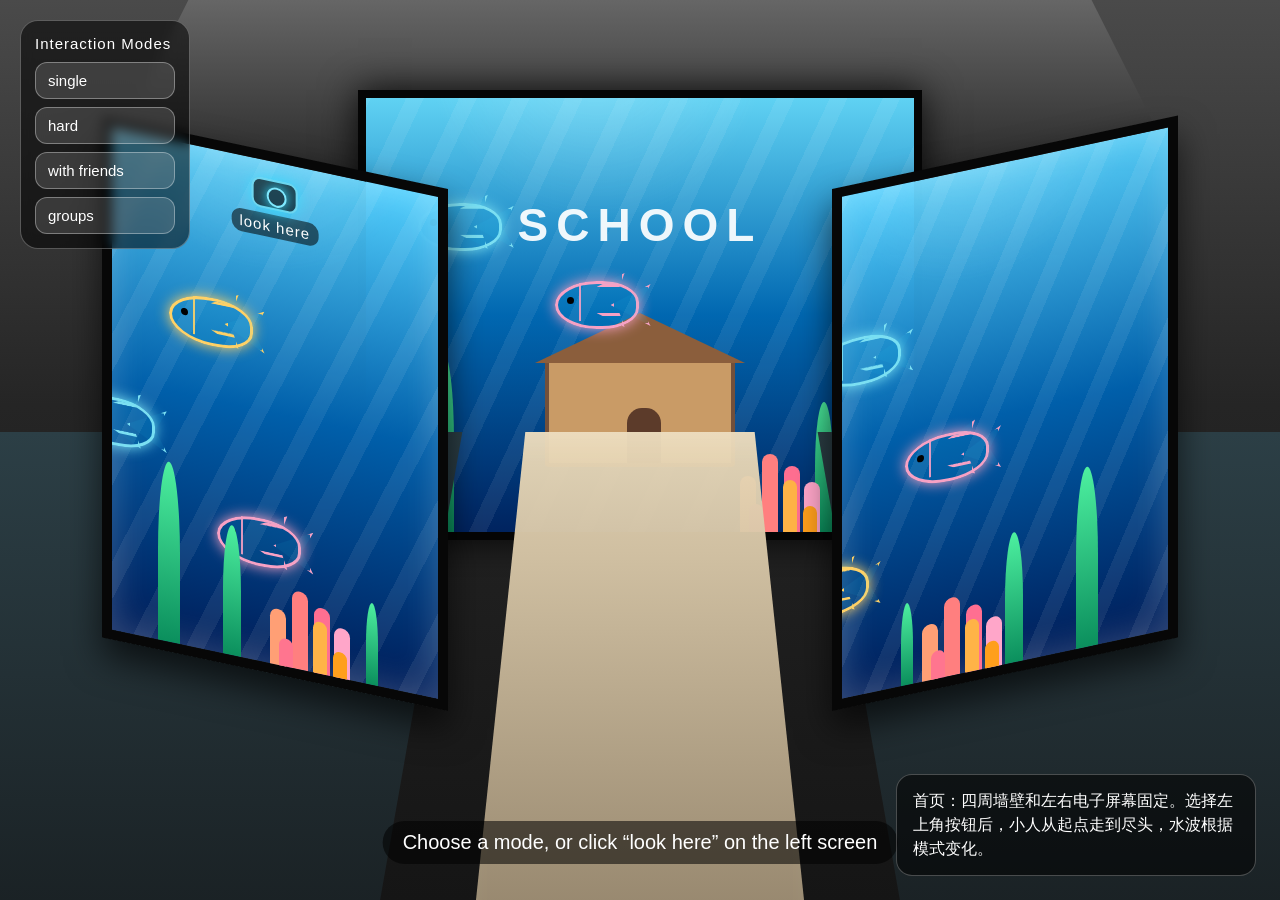
<file: 9106.html>
<!DOCTYPE html>
<html lang="en">
<head>
<meta charset="UTF-8" />
<meta name="viewport" content="width=device-width, initial-scale=1.0" />
<title>Interactive Ocean Walkway</title>

<style>
  * {
    box-sizing: border-box;
  }

  body {
    margin: 0;
    overflow: hidden;
    font-family: Arial, sans-serif;
    background: #111;
  }

  .hidden {
    display: none;
  }

  .scene {
    position: relative;
    width: 100vw;
    height: 100vh;
    overflow: hidden;
    background:
      linear-gradient(to bottom, #4a4a4a 0%, #252525 45%, #151515 100%);
  }

  .ceiling {
    position: absolute;
    top: 0;
    left: 8%;
    width: 84%;
    height: 19%;
    background: linear-gradient(to bottom, #666, #2b2b2b);
    clip-path: polygon(8% 0, 92% 0, 100% 100%, 0 100%);
    z-index: 1;
  }

  .back-wall {
    position: absolute;
    top: 10%;
    left: 28%;
    width: 44%;
    height: 50%;
    background: #111;
    border: 8px solid #050505;
    box-shadow: 0 0 35px rgba(0, 0, 0, 0.85);
    z-index: 2;
    overflow: hidden;
  }

  .front-screen {
    position: absolute;
    inset: 0;
    overflow: hidden;
    background:
      linear-gradient(to bottom, rgba(100, 220, 255, 0.95), rgba(0, 105, 180, 0.98), rgba(0, 35, 95, 1));
  }

  .front-screen::before,
  .side-screen::before,
  .single-screen::before {
    content: "";
    position: absolute;
    inset: -30%;
    background:
      radial-gradient(circle at 45% 12%, rgba(255,255,255,0.35), transparent 22%),
      repeating-linear-gradient(
        115deg,
        rgba(255,255,255,0.13) 0px,
        rgba(255,255,255,0.13) 16px,
        transparent 16px,
        transparent 48px
      );
    animation: waterLight 9s linear infinite;
    opacity: 0.55;
  }

  @keyframes waterLight {
    from {
      transform: translate(-30px, -20px) rotate(0deg);
    }
    to {
      transform: translate(35px, 35px) rotate(8deg);
    }
  }

  .school-text {
    position: absolute;
    top: 23%;
    left: 50%;
    transform: translateX(-50%);
    font-size: 46px;
    letter-spacing: 8px;
    color: rgba(255,255,255,0.92);
    font-weight: bold;
    z-index: 4;
  }

  .school-building {
    position: absolute;
    bottom: 15%;
    left: 50%;
    transform: translateX(-50%);
    width: 190px;
    height: 110px;
    background: #c99b66;
    border: 4px solid #72503b;
    z-index: 4;
    border-radius: 4px;
  }

  .school-building::before {
    content: "";
    position: absolute;
    left: 50%;
    top: -48px;
    transform: translateX(-50%);
    width: 0;
    height: 0;
    border-left: 105px solid transparent;
    border-right: 105px solid transparent;
    border-bottom: 50px solid #8b5e3c;
  }

  .school-building::after {
    content: "";
    position: absolute;
    left: 78px;
    bottom: 0;
    width: 34px;
    height: 55px;
    background: #5c3b2a;
    border-radius: 15px 15px 0 0;
  }

  .side-floor-left,
  .side-floor-right {
    position: absolute;
    top: 48%;
    height: 68%;
    background: linear-gradient(to bottom, #2c3f46, #15191b);
    z-index: 3;
  }

  .side-floor-left {
    left: 0;
    width: 42%;
    clip-path: polygon(0 0, 86% 0, 66% 100%, 0 100%);
  }

  .side-floor-right {
    right: 0;
    width: 42%;
    clip-path: polygon(14% 0, 100% 0, 100% 100%, 34% 100%);
  }

  .path {
    position: absolute;
    left: 36%;
    top: 48%;
    width: 28%;
    height: 68%;
    background:
      linear-gradient(to bottom, rgba(235, 218, 185, 0.96), rgba(135, 119, 95, 0.96));
    clip-path: polygon(18% 0, 82% 0, 100% 100%, 0 100%);
    z-index: 5;
    box-shadow:
      inset 0 0 35px rgba(255,255,255,0.18),
      0 0 25px rgba(0,0,0,0.62);
  }

  .side-screen {
    position: absolute;
    top: 21%;
    width: 27%;
    height: 58%;
    background:
      linear-gradient(to bottom, rgba(85,210,255,0.95), rgba(0,95,170,1), rgba(0,30,90,1));
    border: 10px solid #070707;
    overflow: hidden;
    z-index: 6;
    box-shadow:
      inset 0 0 35px rgba(255,255,255,0.22),
      0 18px 35px rgba(0,0,0,0.65);
  }

  .left-screen {
    left: 8%;
    transform: skewY(12deg);
    transform-origin: right center;
  }

  .right-screen {
    right: 8%;
    transform: skewY(-12deg);
    transform-origin: left center;
  }

  .camera-hotspot {
    position: absolute;
    top: 18px;
    left: 50%;
    transform: translateX(-50%);
    z-index: 20;
    color: white;
    text-align: center;
    cursor: pointer;
    user-select: none;
  }

  .camera-icon {
    width: 46px;
    height: 30px;
    margin: 0 auto 5px;
    border-radius: 9px;
    background: rgba(0,0,0,0.65);
    border: 2px solid rgba(120,230,255,0.9);
    box-shadow: 0 0 15px rgba(60,220,255,0.9);
    position: relative;
  }

  .camera-icon::before {
    content: "";
    position: absolute;
    left: 13px;
    top: 5px;
    width: 16px;
    height: 16px;
    border-radius: 50%;
    border: 2px solid #7ee9ff;
    box-shadow: 0 0 12px #36dfff;
  }

  .camera-label {
    font-size: 15px;
    letter-spacing: 1px;
    background: rgba(0,0,0,0.55);
    padding: 3px 8px;
    border-radius: 10px;
  }

  .seaweed {
    position: absolute;
    bottom: 0;
    width: 18px;
    height: 130px;
    background: linear-gradient(#4df0a0, #0b8f5d);
    border-radius: 60% 60% 0 0;
    transform-origin: bottom;
    animation: seaweedMove 3.2s ease-in-out infinite alternate;
    z-index: 5;
  }

  .seaweed.small {
    height: 82px;
    width: 12px;
  }

  .seaweed.tall {
    height: 180px;
    width: 22px;
  }

  @keyframes seaweedMove {
    from {
      transform: rotate(-7deg);
    }
    to {
      transform: rotate(9deg);
    }
  }

  .coral {
    position: absolute;
    bottom: 0;
    width: 90px;
    height: 80px;
    z-index: 5;
  }

  .coral::before,
  .coral::after {
    content: "";
    position: absolute;
    bottom: 0;
    border-radius: 25px 25px 0 0;
  }

  .coral::before {
    left: 24px;
    width: 16px;
    height: 78px;
    background: #ff7f7f;
    box-shadow:
      -22px 22px 0 #ff9f75,
      22px 12px 0 #ff6f91,
      42px 28px 0 #ffa6c9;
  }

  .coral::after {
    left: 45px;
    width: 14px;
    height: 52px;
    background: #ffb347;
    box-shadow:
      -34px 24px 0 #ff758f,
      20px 26px 0 #ff9f1c;
  }

  .screen-fish {
    --fishColor: #7bdff2;
    position: absolute;
    width: 120px;
    height: 70px;
    z-index: 5;
    animation: screenFishSwim 12s linear infinite;
  }

  .screen-fish::before {
    content: "";
    position: absolute;
    left: 24px;
    top: 18px;
    width: 78px;
    height: 42px;
    border: 3px solid var(--fishColor);
    border-radius: 55% 48% 48% 55%;
    background: rgba(35, 215, 255, 0.08);
    box-shadow: 0 0 14px var(--fishColor);
  }

  .screen-fish::after {
    content: "";
    position: absolute;
    right: 0;
    top: 21px;
    width: 34px;
    height: 36px;
    border: 3px solid var(--fishColor);
    clip-path: polygon(0 50%, 100% 0, 72% 50%, 100% 100%);
    background: rgba(35, 215, 255, 0.06);
    box-shadow: 0 0 14px var(--fishColor);
  }

  .fish-head-line {
    position: absolute;
    left: 48px;
    top: 20px;
    width: 2px;
    height: 38px;
    background: var(--fishColor);
    opacity: 0.9;
    z-index: 8;
  }

  .screen-fish .eye {
    position: absolute;
    left: 36px;
    top: 34px;
    width: 7px;
    height: 7px;
    background: #000;
    border-radius: 50%;
    z-index: 9;
  }

  .fish-fin {
    position: absolute;
    width: 28px;
    height: 20px;
    border: 3px solid var(--fishColor);
    background: rgba(35, 215, 255, 0.05);
    box-shadow: 0 0 10px var(--fishColor);
    z-index: 6;
  }

  .top-fin {
    left: 66px;
    top: 4px;
    clip-path: polygon(0 100%, 100% 30%, 82% 100%);
  }

  .bottom-fin {
    left: 66px;
    bottom: 0;
    clip-path: polygon(0 0, 82% 0, 100% 70%);
  }

  .screen-fish.blue {
    --fishColor: #7bdff2;
    animation-duration: 13s;
  }

  .screen-fish.pink {
    --fishColor: #f7a1c4;
    animation-duration: 10s;
  }

  .screen-fish.yellow {
    --fishColor: #ffd166;
  }

  @keyframes screenFishSwim {
    from {
      transform: translateX(-150px);
    }
    to {
      transform: translateX(650px);
    }
  }

  .bubble {
    position: absolute;
    bottom: -30px;
    width: 14px;
    height: 14px;
    border: 2px solid rgba(255,255,255,0.8);
    border-radius: 50%;
    z-index: 6;
    animation: bubbleUp 6.5s linear infinite;
  }

  .bubble.small {
    width: 8px;
    height: 8px;
    animation-duration: 5s;
  }

  .bubble.large {
    width: 22px;
    height: 22px;
    animation-duration: 7.5s;
  }

  @keyframes bubbleUp {
    0% {
      transform: translateY(0) translateX(0);
      opacity: 0;
    }
    15% {
      opacity: 0.85;
    }
    100% {
      transform: translateY(-520px) translateX(35px);
      opacity: 0;
    }
  }

  .mode-panel {
    position: absolute;
    top: 20px;
    left: 20px;
    z-index: 60;
    background: rgba(0,0,0,0.55);
    border: 1px solid rgba(255,255,255,0.28);
    border-radius: 18px;
    padding: 14px;
    backdrop-filter: blur(6px);
  }

  .mode-title {
    color: white;
    font-size: 15px;
    margin-bottom: 10px;
    letter-spacing: 1px;
  }

  .mode-buttons {
    display: flex;
    flex-direction: column;
    gap: 8px;
  }

  .mode-buttons button,
  .back-button,
  .thumb-button {
    padding: 9px 12px;
    border: 1px solid rgba(255,255,255,0.35);
    border-radius: 12px;
    background: rgba(255,255,255,0.14);
    color: white;
    font-size: 15px;
    cursor: pointer;
    transition: 0.2s ease;
  }

  .mode-buttons button {
    width: 140px;
    text-align: left;
  }

  .mode-buttons button:hover,
  .mode-buttons button.active,
  .back-button:hover,
  .thumb-button:hover {
    background: rgba(57, 210, 255, 0.75);
    color: #062d3a;
    font-weight: bold;
  }

  .hint {
    position: absolute;
    left: 50%;
    bottom: 4%;
    transform: translateX(-50%);
    padding: 10px 20px;
    border-radius: 22px;
    background: rgba(0,0,0,0.55);
    color: white;
    font-size: 20px;
    z-index: 50;
  }

  .person {
    position: absolute;
    width: 38px;
    height: 76px;
    z-index: 30;
    transition:
      left 0.9s ease,
      bottom 0.9s ease,
      transform 0.35s ease,
      opacity 0.45s ease;
    opacity: 1;
    filter: drop-shadow(0 8px 7px rgba(0,0,0,0.38));
  }

  .person.hidden-person {
    opacity: 0;
  }

  .person .head {
    position: absolute;
    top: 0;
    left: 8px;
    width: 22px;
    height: 22px;
    border-radius: 50%;
    background: #f2c8a0;
    border: 2px solid rgba(95,55,35,0.35);
  }

  .person .body {
    position: absolute;
    top: 24px;
    left: 12px;
    width: 14px;
    height: 28px;
    background: #ffffff;
    border-radius: 10px;
  }

  .person .leg {
    position: absolute;
    top: 49px;
    width: 8px;
    height: 28px;
    background: #f2c8a0;
    border-radius: 8px;
    transform-origin: top;
  }

  .person .leg.left {
    left: 11px;
  }

  .person .leg.right {
    right: 11px;
  }

  .person.step-a .leg.left {
    transform: rotate(22deg);
  }

  .person.step-a .leg.right {
    transform: rotate(-14deg);
  }

  .person.step-b .leg.left {
    transform: rotate(-14deg);
  }

  .person.step-b .leg.right {
    transform: rotate(22deg);
  }

  .ripple {
    position: absolute;
    border-radius: 50%;
    width: 28px;
    height: 28px;
    pointer-events: none;
    transform: translate(-50%, -50%);
    animation: rippleEffect var(--duration) ease-out forwards;
    z-index: 22;
    border: var(--stroke) solid rgba(65, 220, 255, var(--alpha));
    box-shadow: 0 0 18px rgba(65,220,255,0.25);
  }

  @keyframes rippleEffect {
    from {
      width: 28px;
      height: 28px;
      opacity: 1;
    }
    to {
      width: var(--size);
      height: var(--size);
      opacity: 0;
    }
  }

  .sound {
    position: absolute;
    font-size: 24px;
    opacity: 0;
    z-index: 45;
    color: #b8f3ff;
    animation: soundPop 1.4s ease-out forwards;
    pointer-events: none;
    text-shadow: 0 0 8px rgba(0,0,0,0.7);
  }

  @keyframes soundPop {
    0% {
      opacity: 0;
      transform: scale(0.6);
    }
    40% {
      opacity: 1;
      transform: scale(1.18);
    }
    100% {
      opacity: 0;
      transform: scale(1);
    }
  }

  .mode-description {
    position: absolute;
    right: 24px;
    bottom: 24px;
    width: 360px;
    padding: 14px 16px;
    border-radius: 16px;
    background: rgba(0,0,0,0.55);
    color: white;
    z-index: 55;
    font-size: 16px;
    line-height: 1.5;
    border: 1px solid rgba(255,255,255,0.25);
  }

  .camera-view {
    position: relative;
    width: 100vw;
    height: 100vh;
    overflow: hidden;
    background:
      radial-gradient(circle at center, rgba(0, 60, 90, 0.35), transparent 45%),
      linear-gradient(to bottom, #171f24, #07090b);
  }

  .camera-wall {
    position: absolute;
    inset: 0;
    background:
      linear-gradient(90deg, rgba(255,255,255,0.05) 1px, transparent 1px),
      linear-gradient(rgba(255,255,255,0.05) 1px, transparent 1px),
      #1b252a;
    background-size: 260px 260px;
  }

  .single-screen {
    position: absolute;
    left: 10%;
    top: 10%;
    width: 80%;
    height: 54%;
    border: 8px solid #050505;
    border-radius: 6px;
    background:
      linear-gradient(to bottom, rgba(0, 155, 255, 0.92), rgba(0, 62, 140, 0.98), rgba(0, 18, 55, 1));
    box-shadow:
      0 0 35px rgba(0, 200, 255, 0.35),
      inset 0 0 40px rgba(255,255,255,0.2);
    overflow: hidden;
    transform: perspective(900px) rotateY(5deg);
    transform-origin: right center;
  }

  .camera-view-title {
    position: absolute;
    top: 22px;
    left: 24px;
    z-index: 40;
    color: white;
    font-size: 18px;
    letter-spacing: 1px;
    background: rgba(0,0,0,0.55);
    padding: 10px 14px;
    border-radius: 14px;
  }

  .back-button {
    position: absolute;
    top: 22px;
    right: 24px;
    z-index: 50;
  }

  .thumb-button {
    position: absolute;
    top: 74px;
    right: 24px;
    z-index: 50;
  }

  .camera-flash {
    position: absolute;
    inset: 0;
    background: white;
    opacity: 0;
    pointer-events: none;
    z-index: 80;
  }

  .camera-flash.flash-active {
    animation: flashEffect 0.75s ease-out;
  }

  @keyframes flashEffect {
    0% { opacity: 0; }
    18% { opacity: 0.95; }
    100% { opacity: 0; }
  }

  .capture-note {
    position: absolute;
    left: 50%;
    top: 68%;
    transform: translateX(-50%);
    z-index: 70;
    color: white;
    background: rgba(0,0,0,0.65);
    border: 1px solid rgba(255,255,255,0.25);
    padding: 10px 18px;
    border-radius: 18px;
    font-size: 18px;
    opacity: 0;
  }

  .capture-note.show {
    animation: noteShow 2.2s ease-out forwards;
  }

  @keyframes noteShow {
    0% {
      opacity: 0;
      transform: translateX(-50%) translateY(12px);
    }
    25% {
      opacity: 1;
      transform: translateX(-50%) translateY(0);
    }
    100% {
      opacity: 0;
      transform: translateX(-50%) translateY(0);
    }
  }

  .viewer {
    position: absolute;
    bottom: 0;
    width: 210px;
    height: 330px;
    z-index: 20;
    filter: drop-shadow(0 10px 14px rgba(0,0,0,0.55));
  }

  .viewer-left {
    left: 22%;
  }

  .viewer-right {
    right: 22%;
  }

  .viewer .viewer-head {
    position: absolute;
    top: 35px;
    left: 58px;
    width: 92px;
    height: 105px;
    background: #d9b18d;
    border-radius: 48% 48% 44% 44%;
  }

  .viewer .hair {
    position: absolute;
    top: 20px;
    left: 45px;
    width: 120px;
    height: 85px;
    background: #1a1a1a;
    border-radius: 55% 55% 30% 30%;
    z-index: 3;
  }

  .viewer-left .hair {
    background: #e9d4a3;
  }

  .viewer .body-shape {
    position: absolute;
    bottom: 0;
    left: 25px;
    width: 160px;
    height: 190px;
    background: #f1f1f1;
    border-radius: 80px 80px 0 0;
  }

  .viewer-left .body-shape {
    background: #101010;
  }

  .viewer-face {
    position: absolute;
    top: 84px;
    left: 70px;
    width: 70px;
    height: 22px;
    z-index: 4;
  }

  .viewer-face::before,
  .viewer-face::after {
    content: "";
    position: absolute;
    top: 4px;
    width: 7px;
    height: 7px;
    background: #111;
    border-radius: 50%;
  }

  .viewer-face::before {
    left: 10px;
  }

  .viewer-face::after {
    right: 10px;
  }

  .thumb-arm {
    position: absolute;
    width: 50px;
    height: 90px;
    border-radius: 30px;
    background: #d9b18d;
    z-index: 24;
    opacity: 0;
    transform-origin: bottom center;
  }

  .viewer-left .thumb-arm {
    right: 10px;
    bottom: 115px;
  }

  .viewer-right .thumb-arm {
    left: 10px;
    bottom: 115px;
  }

  .thumb-arm::before {
    content: "👍";
    position: absolute;
    top: -42px;
    left: -4px;
    font-size: 44px;
  }

  .viewer.thumb-up .thumb-arm {
    animation: thumbUp 0.9s ease-out forwards;
  }

  @keyframes thumbUp {
    from {
      opacity: 0;
      transform: rotate(0deg) translateY(60px);
    }
    to {
      opacity: 1;
      transform: rotate(-20deg) translateY(0);
    }
  }

  /* 拍照后鱼：左右两边游出，鱼头相对 */
  .capture-fish {
    position: absolute;
    width: 430px;
    height: 220px;
    z-index: 12;
    opacity: 0;
    --bigFishColor: #23d7ff;
  }

  /* 默认鱼头朝右：左边游出的鱼使用默认方向 */
  .capture-fish::before {
    content: "";
    position: absolute;
    left: 90px;
    top: 60px;
    width: 245px;
    height: 115px;
    border: 5px solid var(--bigFishColor);
    border-radius: 48% 58% 58% 48%;
    background: rgba(35, 215, 255, 0.08);
    box-shadow:
      0 0 28px var(--bigFishColor),
      inset 0 0 24px rgba(35, 215, 255, 0.35);
  }

  /* 三角尾巴在左边 */
  .capture-fish::after {
    content: "";
    position: absolute;
    left: 12px;
    top: 72px;
    width: 82px;
    height: 90px;
    border: 5px solid var(--bigFishColor);
    clip-path: polygon(100% 50%, 0 0, 28% 50%, 0 100%);
    background: rgba(35, 215, 255, 0.06);
    box-shadow: 0 0 26px var(--bigFishColor);
  }

  .big-fish-line {
    position: absolute;
    left: 280px;
    top: 66px;
    width: 3px;
    height: 102px;
    background: var(--bigFishColor);
    opacity: 0.9;
    z-index: 16;
  }

  .big-fish-eye {
    position: absolute;
    left: 306px;
    top: 110px;
    width: 12px;
    height: 12px;
    background: #000;
    border-radius: 50%;
    z-index: 17;
  }

  .big-top-fin {
    position: absolute;
    left: 195px;
    top: 26px;
    width: 58px;
    height: 42px;
    border: 5px solid var(--bigFishColor);
    clip-path: polygon(0 100%, 100% 20%, 82% 100%);
    background: rgba(35, 215, 255, 0.05);
    box-shadow: 0 0 18px var(--bigFishColor);
    z-index: 15;
  }

  .big-bottom-fin {
    position: absolute;
    left: 195px;
    top: 168px;
    width: 58px;
    height: 42px;
    border: 5px solid var(--bigFishColor);
    clip-path: polygon(0 0, 82% 0, 100% 80%);
    background: rgba(35, 215, 255, 0.05);
    box-shadow: 0 0 18px var(--bigFishColor);
    z-index: 15;
  }

  .capture-fish-left {
    left: -460px;
    top: 35%;
  }

  .capture-fish-right {
    left: calc(100% + 80px);
    top: 35%;
  }

  .capture-fish.swim-to-left {
    animation: swimFromLeft 3.6s ease-in-out forwards;
  }

  .capture-fish.swim-to-right {
    animation: swimFromRight 3.6s ease-in-out forwards;
  }

  @keyframes swimFromLeft {
    0% {
      left: -460px;
      top: 35%;
      opacity: 0;
      transform: scale(0.86) rotate(-3deg);
    }
    20% {
      opacity: 1;
    }
    72% {
      left: 16%;
      top: 35%;
      transform: scale(1) rotate(2deg);
    }
    100% {
      left: 19%;
      top: 35%;
      opacity: 1;
      transform: scale(1.03) rotate(0deg);
    }
  }

  /* 右边鱼镜像，鱼头朝左 */
  @keyframes swimFromRight {
    0% {
      left: calc(100% + 80px);
      top: 35%;
      opacity: 0;
      transform: scaleX(-1) scale(0.86) rotate(3deg);
    }
    20% {
      opacity: 1;
    }
    72% {
      left: 54%;
      top: 35%;
      transform: scaleX(-1) scale(1) rotate(-2deg);
    }
    100% {
      left: 51%;
      top: 35%;
      opacity: 1;
      transform: scaleX(-1) scale(1.03) rotate(0deg);
    }
  }

  .fish-avatar {
    position: absolute;
    left: 178px;
    top: 82px;
    width: 72px;
    height: 72px;
    border-radius: 50%;
    z-index: 20;
    opacity: 0;
    transform: scale(0.4);
    transition: 0.6s ease;
  }

  .capture-fish.show-avatar .fish-avatar {
    opacity: 1;
    transform: scale(1);
  }

  .black-smile {
    background: #050505;
    border: 3px solid rgba(255,255,255,0.75);
  }

  .white-smile {
    background: #f7f7f7;
    border: 3px solid rgba(0,0,0,0.65);
  }

  .fish-avatar::before,
  .fish-avatar::after {
    content: "";
    position: absolute;
    top: 24px;
    width: 7px;
    height: 7px;
    border-radius: 50%;
  }

  .black-smile::before,
  .black-smile::after {
    background: white;
  }

  .white-smile::before,
  .white-smile::after {
    background: black;
  }

  .fish-avatar::before {
    left: 22px;
  }

  .fish-avatar::after {
    right: 22px;
  }

  .smile-mouth {
    position: absolute;
    left: 21px;
    top: 38px;
    width: 30px;
    height: 15px;
    border-bottom: 4px solid currentColor;
    border-radius: 0 0 30px 30px;
  }

  .black-smile .smile-mouth {
    color: white;
  }

  .white-smile .smile-mouth {
    color: black;
  }

  .capture-bubble {
    position: absolute;
    border: 2px solid rgba(100,220,255,0.9);
    border-radius: 50%;
    box-shadow: 0 0 12px rgba(100,220,255,0.7);
    animation: cameraBubble 6s linear infinite;
    z-index: 5;
  }

  @keyframes cameraBubble {
    from {
      transform: translateY(120px);
      opacity: 0;
    }
    20% {
      opacity: 1;
    }
    to {
      transform: translateY(-320px);
      opacity: 0;
    }
  }
</style>
</head>

<body>

  <div class="scene" id="mainScene">
    <div class="ceiling"></div>

    <div class="back-wall">
      <div class="front-screen">
        <div class="school-text">SCHOOL</div>
        <div class="school-building"></div>

        <div class="screen-fish blue" style="top: 20%; left: 5%;">
          <div class="fish-head-line"></div>
          <div class="fish-fin top-fin"></div>
          <div class="fish-fin bottom-fin"></div>
          <div class="eye"></div>
        </div>

        <div class="screen-fish pink" style="top: 38%; left: 30%;">
          <div class="fish-head-line"></div>
          <div class="fish-fin top-fin"></div>
          <div class="fish-fin bottom-fin"></div>
          <div class="eye"></div>
        </div>

        <div class="seaweed tall" style="left: 12%;"></div>
        <div class="seaweed" style="left: 82%;"></div>
        <div class="coral" style="left: 68%;"></div>
        <div class="bubble large" style="left: 26%; animation-delay: 0.7s;"></div>
        <div class="bubble small" style="left: 74%; animation-delay: 1.4s;"></div>
      </div>
    </div>

    <div class="side-floor-left"></div>
    <div class="side-floor-right"></div>

    <div class="side-screen left-screen">
      <div class="camera-hotspot" id="cameraHotspot">
        <div class="camera-icon"></div>
        <div class="camera-label">look here</div>
      </div>

      <div class="screen-fish yellow" style="top: 26%; left: 10%;">
        <div class="fish-head-line"></div>
        <div class="fish-fin top-fin"></div>
        <div class="fish-fin bottom-fin"></div>
        <div class="eye"></div>
      </div>

      <div class="screen-fish blue" style="top: 50%; left: -20%;">
        <div class="fish-head-line"></div>
        <div class="fish-fin top-fin"></div>
        <div class="fish-fin bottom-fin"></div>
        <div class="eye"></div>
      </div>

      <div class="screen-fish pink" style="top: 68%; left: 25%;">
        <div class="fish-head-line"></div>
        <div class="fish-fin top-fin"></div>
        <div class="fish-fin bottom-fin"></div>
        <div class="eye"></div>
      </div>

      <div class="seaweed tall" style="left: 14%;"></div>
      <div class="seaweed" style="left: 34%;"></div>
      <div class="seaweed small" style="left: 78%;"></div>
      <div class="coral" style="left: 48%;"></div>
      <div class="bubble small" style="left: 22%; animation-delay: 0s;"></div>
      <div class="bubble" style="left: 55%; animation-delay: 1.3s;"></div>
      <div class="bubble large" style="left: 80%; animation-delay: 2.4s;"></div>
    </div>

    <div class="side-screen right-screen">
      <div class="screen-fish blue" style="top: 25%; left: -15%;">
        <div class="fish-head-line"></div>
        <div class="fish-fin top-fin"></div>
        <div class="fish-fin bottom-fin"></div>
        <div class="eye"></div>
      </div>

      <div class="screen-fish pink" style="top: 48%; left: 12%;">
        <div class="fish-head-line"></div>
        <div class="fish-fin top-fin"></div>
        <div class="fish-fin bottom-fin"></div>
        <div class="eye"></div>
      </div>

      <div class="screen-fish yellow" style="top: 70%; left: -25%;">
        <div class="fish-head-line"></div>
        <div class="fish-fin top-fin"></div>
        <div class="fish-fin bottom-fin"></div>
        <div class="eye"></div>
      </div>

      <div class="seaweed tall" style="left: 72%;"></div>
      <div class="seaweed" style="left: 50%;"></div>
      <div class="seaweed small" style="left: 18%;"></div>
      <div class="coral" style="left: 24%;"></div>
      <div class="bubble small" style="left: 28%; animation-delay: 0.5s;"></div>
      <div class="bubble" style="left: 58%; animation-delay: 1.7s;"></div>
      <div class="bubble large" style="left: 84%; animation-delay: 2.8s;"></div>
    </div>

    <div class="path"></div>

    <div class="mode-panel">
      <div class="mode-title">Interaction Modes</div>
      <div class="mode-buttons">
        <button data-mode="single">single</button>
        <button data-mode="hard">hard</button>
        <button data-mode="friends">with friends</button>
        <button data-mode="groups">groups</button>
      </div>
    </div>

    <div id="peopleLayer"></div>

    <div class="hint" id="hint">Choose a mode, or click “look here” on the left screen</div>

    <div class="mode-description" id="modeDescription">
      首页：四周墙壁和左右电子屏幕固定。选择左上角按钮后，小人从起点走到尽头，水波根据模式变化。
    </div>
  </div>

  <div class="camera-view hidden" id="cameraView">
    <div class="camera-wall"></div>

    <div class="camera-view-title">
      Camera View: single electronic screen
    </div>

    <button class="back-button" id="backButton">Back to walkway</button>
    <button class="thumb-button" id="thumbButton">👍 Raise thumbs</button>

    <div class="single-screen" id="singleScreen">
      <div class="capture-fish capture-fish-left" id="captureFishLeft">
        <div class="big-fish-line"></div>
        <div class="big-fish-eye"></div>
        <div class="big-top-fin"></div>
        <div class="big-bottom-fin"></div>
        <div class="fish-avatar black-smile">
          <div class="smile-mouth"></div>
        </div>
      </div>

      <div class="capture-fish capture-fish-right" id="captureFishRight">
        <div class="big-fish-line"></div>
        <div class="big-fish-eye"></div>
        <div class="big-top-fin"></div>
        <div class="big-bottom-fin"></div>
        <div class="fish-avatar white-smile">
          <div class="smile-mouth"></div>
        </div>
      </div>

      <div class="capture-bubble" style="left: 48%; bottom: 20%; width: 16px; height: 16px; animation-delay: 0s;"></div>
      <div class="capture-bubble" style="left: 52%; bottom: 18%; width: 26px; height: 26px; animation-delay: 1s;"></div>
      <div class="capture-bubble" style="left: 45%; bottom: 22%; width: 10px; height: 10px; animation-delay: 2s;"></div>
      <div class="capture-bubble" style="left: 56%; bottom: 15%; width: 18px; height: 18px; animation-delay: 3s;"></div>
    </div>

    <div class="viewer viewer-left" id="viewerLeft">
      <div class="thumb-arm"></div>
      <div class="hair"></div>
      <div class="viewer-head"></div>
      <div class="viewer-face"></div>
      <div class="body-shape"></div>
    </div>

    <div class="viewer viewer-right" id="viewerRight">
      <div class="thumb-arm"></div>
      <div class="hair"></div>
      <div class="viewer-head"></div>
      <div class="viewer-face"></div>
      <div class="body-shape"></div>
    </div>

    <div class="capture-note" id="captureNote">
      Captured! Two fish swim from both sides and meet in front of you.
    </div>

    <div class="camera-flash" id="cameraFlash"></div>
  </div>

<script>
  const mainScene = document.getElementById("mainScene");
  const cameraView = document.getElementById("cameraView");
  const cameraHotspot = document.getElementById("cameraHotspot");
  const backButton = document.getElementById("backButton");
  const thumbButton = document.getElementById("thumbButton");

  const cameraFlash = document.getElementById("cameraFlash");
  const captureFishLeft = document.getElementById("captureFishLeft");
  const captureFishRight = document.getElementById("captureFishRight");
  const viewerLeft = document.getElementById("viewerLeft");
  const viewerRight = document.getElementById("viewerRight");
  const captureNote = document.getElementById("captureNote");

  const peopleLayer = document.getElementById("peopleLayer");
  const hint = document.getElementById("hint");
  const modeDescription = document.getElementById("modeDescription");
  const buttons = document.querySelectorAll(".mode-buttons button");

  let isRunning = false;
  let runningTimers = [];

  const pathPoints = [
    { left: 50, bottom: 8 },
    { left: 50, bottom: 15 },
    { left: 50, bottom: 22 },
    { left: 50, bottom: 29 },
    { left: 50, bottom: 36 },
    { left: 50, bottom: 43 },
    { left: 50, bottom: 50 },
    { left: 50, bottom: 57 },
    { left: 50, bottom: 62 }
  ];

  const modeSettings = {
    single: {
      people: 1,
      offsets: [0],
      appearDelays: [0],
      rippleCount: 1,
      rippleSize: 260,
      rippleDuration: 2600,
      rippleGap: 0,
      rippleAlpha: 0.42,
      rippleStroke: 3,
      stepTime: 1100,
      soundPower: 0.08,
      description: "single：一个小人从起点走向尽头。每一步脚下的水波浅浅晕开，反馈轻柔。"
    },

    hard: {
      people: 1,
      offsets: [0],
      appearDelays: [0],
      rippleCount: 4,
      rippleSize: 660,
      rippleDuration: 3600,
      rippleGap: 260,
      rippleAlpha: 0.76,
      rippleStroke: 4,
      stepTime: 1250,
      soundPower: 0.16,
      description: "hard：一个小人从起点走向尽头。每一步产生更多、更大、更慢的涟漪。"
    },

    friends: {
      people: 2,
      offsets: [-2.5, 2.5],
      appearDelays: [0, 1500],
      rippleCount: 2,
      rippleSize: 430,
      rippleDuration: 3100,
      rippleGap: 300,
      rippleAlpha: 0.62,
      rippleStroke: 3,
      stepTime: 1200,
      soundPower: 0.11,
      description: "with friends：开始是一个人，之后变成两个人一起通过步道，水波在两人脚下交替扩散。"
    },

    groups: {
      people: 5,
      offsets: [-5, -2.5, 0, 2.5, 5],
      appearDelays: [0, 1000, 1700, 2400, 3100],
      rippleCount: 2,
      rippleSize: 500,
      rippleDuration: 3300,
      rippleGap: 320,
      rippleAlpha: 0.68,
      rippleStroke: 3,
      stepTime: 1180,
      soundPower: 0.12,
      description: "groups：一个人逐渐变成多人一起走。多个水波同时出现，表现群体互动。"
    }
  };

  buttons.forEach(button => {
    button.addEventListener("click", () => {
      const mode = button.dataset.mode;
      startMode(mode);

      buttons.forEach(btn => btn.classList.remove("active"));
      button.classList.add("active");
    });
  });

  cameraHotspot.addEventListener("click", () => {
    clearAll();
    resetCaptureView();
    mainScene.classList.add("hidden");
    cameraView.classList.remove("hidden");
    playRippleSound(0.13, 1.1);
  });

  backButton.addEventListener("click", () => {
    cameraView.classList.add("hidden");
    mainScene.classList.remove("hidden");
    hint.textContent = "Choose a mode, or click “look here” on the left screen";
  });

  thumbButton.addEventListener("click", () => {
    startCaptureSequence();
  });

  function startCaptureSequence() {
    resetCaptureView();

    viewerLeft.classList.add("thumb-up");
    viewerRight.classList.add("thumb-up");

    setTimeout(() => {
      cameraFlash.classList.add("flash-active");
      playCameraFlashSound();
    }, 850);

    setTimeout(() => {
      cameraFlash.classList.remove("flash-active");
    }, 1700);

    setTimeout(() => {
      captureFishLeft.classList.add("swim-to-left");
      captureFishRight.classList.add("swim-to-right");
      playRippleSound(0.15, 1.6);
    }, 1300);

    setTimeout(() => {
      captureFishLeft.classList.add("show-avatar");
      captureFishRight.classList.add("show-avatar");
      captureNote.classList.add("show");
      playRippleSound(0.1, 1.2);
    }, 5000);
  }

  function resetCaptureView() {
    viewerLeft.classList.remove("thumb-up");
    viewerRight.classList.remove("thumb-up");

    captureFishLeft.classList.remove("swim-to-left", "show-avatar");
    captureFishRight.classList.remove("swim-to-right", "show-avatar");

    captureNote.classList.remove("show");
    cameraFlash.classList.remove("flash-active");

    void captureFishLeft.offsetWidth;
    void captureFishRight.offsetWidth;
  }

  function startMode(mode) {
    clearAll();

    const config = modeSettings[mode];

    isRunning = true;
    hint.textContent = "Animation running...";
    modeDescription.textContent = config.description;

    for (let i = 0; i < config.people; i++) {
      const person = createPerson(i);
      person.classList.add("hidden-person");
      peopleLayer.appendChild(person);

      setPersonPosition(person, pathPoints[0], config.offsets[i], 0);

      const timer = setTimeout(() => {
        person.classList.remove("hidden-person");
        walkPerson(person, config, config.offsets[i]);
      }, config.appearDelays[i]);

      runningTimers.push(timer);
    }

    const totalTime =
      config.appearDelays[config.appearDelays.length - 1] +
      pathPoints.length * config.stepTime + 2200;

    const endTimer = setTimeout(() => {
      isRunning = false;
      hint.textContent = "Choose another mode to replay";
    }, totalTime);

    runningTimers.push(endTimer);
  }

  function createPerson(index) {
    const person = document.createElement("div");
    person.className = "person";
    person.innerHTML = `
      <div class="head"></div>
      <div class="body"></div>
      <div class="leg left"></div>
      <div class="leg right"></div>
    `;

    const colors = ["#ffffff", "#b8f3ff", "#ffd166", "#f7a1c4", "#b5ead7"];
    person.querySelector(".body").style.background = colors[index] || "#ffffff";

    return person;
  }

  async function walkPerson(person, config, offset) {
    for (let i = 1; i < pathPoints.length; i++) {
      if (!isRunning) return;

      const point = pathPoints[i];
      const progress = i / (pathPoints.length - 1);

      setPersonPosition(person, point, offset, progress);

      person.classList.remove("step-a", "step-b");
      person.classList.add(i % 2 === 0 ? "step-a" : "step-b");

      await wait(config.stepTime);

      const rect = person.getBoundingClientRect();
      const rippleX = rect.left + rect.width / 2;
      const rippleY = rect.top + rect.height * 0.92;

      createRipples(rippleX, rippleY, config);
      createSoundText(rippleX, rippleY, config);
      playRippleSound(config.soundPower, config.rippleCount >= 4 ? 0.9 : 0.65);
    }

    person.classList.remove("step-a", "step-b");
  }

  function setPersonPosition(person, point, offset, progress) {
    const perspectiveOffset = offset * (1 - progress * 0.65);
    const scale = 1 - progress * 0.42;

    person.style.left = point.left + perspectiveOffset + "%";
    person.style.bottom = point.bottom + "%";
    person.style.transform = `translateX(-50%) scale(${scale})`;
  }

  function createRipples(x, y, config) {
    for (let i = 0; i < config.rippleCount; i++) {
      const timer = setTimeout(() => {
        const ripple = document.createElement("div");
        ripple.className = "ripple";

        ripple.style.left = x + "px";
        ripple.style.top = y + "px";
        ripple.style.setProperty("--size", config.rippleSize + i * 70 + "px");
        ripple.style.setProperty("--duration", config.rippleDuration + "ms");
        ripple.style.setProperty("--alpha", Math.max(config.rippleAlpha - i * 0.12, 0.22));
        ripple.style.setProperty("--stroke", config.rippleStroke + "px");

        mainScene.appendChild(ripple);

        setTimeout(() => {
          ripple.remove();
        }, config.rippleDuration + 200);
      }, i * config.rippleGap);

      runningTimers.push(timer);
    }
  }

  function createSoundText(x, y, config) {
    const sound = document.createElement("div");
    sound.className = "sound";
    sound.innerText = config.rippleCount >= 4 ? "strong water ripple" : "water ripple";
    sound.style.left = x + 24 + "px";
    sound.style.top = y - 60 + "px";

    mainScene.appendChild(sound);

    setTimeout(() => {
      sound.remove();
    }, 1400);
  }

  function playRippleSound(power = 0.1, duration = 0.7) {
    const audioCtx = new (window.AudioContext || window.webkitAudioContext)();

    const bufferSize = audioCtx.sampleRate * duration;
    const buffer = audioCtx.createBuffer(1, bufferSize, audioCtx.sampleRate);
    const data = buffer.getChannelData(0);

    for (let i = 0; i < bufferSize; i++) {
      data[i] = (Math.random() * 2 - 1) * Math.exp(-i / (bufferSize * 0.32));
    }

    const noise = audioCtx.createBufferSource();
    noise.buffer = buffer;

    const filter = audioCtx.createBiquadFilter();
    filter.type = "lowpass";
    filter.frequency.setValueAtTime(850, audioCtx.currentTime);
    filter.frequency.exponentialRampToValueAtTime(220, audioCtx.currentTime + duration);

    const gain = audioCtx.createGain();
    gain.gain.setValueAtTime(power, audioCtx.currentTime);
    gain.gain.exponentialRampToValueAtTime(0.001, audioCtx.currentTime + duration);

    noise.connect(filter);
    filter.connect(gain);
    gain.connect(audioCtx.destination);

    noise.start();
    noise.stop(audioCtx.currentTime + duration);
  }

  function playCameraFlashSound() {
    const audioCtx = new (window.AudioContext || window.webkitAudioContext)();
    const oscillator = audioCtx.createOscillator();
    const gain = audioCtx.createGain();

    oscillator.type = "triangle";
    oscillator.frequency.setValueAtTime(880, audioCtx.currentTime);

    gain.gain.setValueAtTime(0.16, audioCtx.currentTime);
    gain.gain.exponentialRampToValueAtTime(0.001, audioCtx.currentTime + 0.18);

    oscillator.connect(gain);
    gain.connect(audioCtx.destination);

    oscillator.start();
    oscillator.stop(audioCtx.currentTime + 0.18);
  }

  function wait(ms) {
    return new Promise(resolve => {
      const timer = setTimeout(resolve, ms);
      runningTimers.push(timer);
    });
  }

  function clearAll() {
    isRunning = false;

    runningTimers.forEach(timer => clearTimeout(timer));
    runningTimers = [];

    peopleLayer.innerHTML = "";

    document.querySelectorAll(".ripple, .sound").forEach(el => el.remove());
  }
</script>
</body>
</html>
</file>
